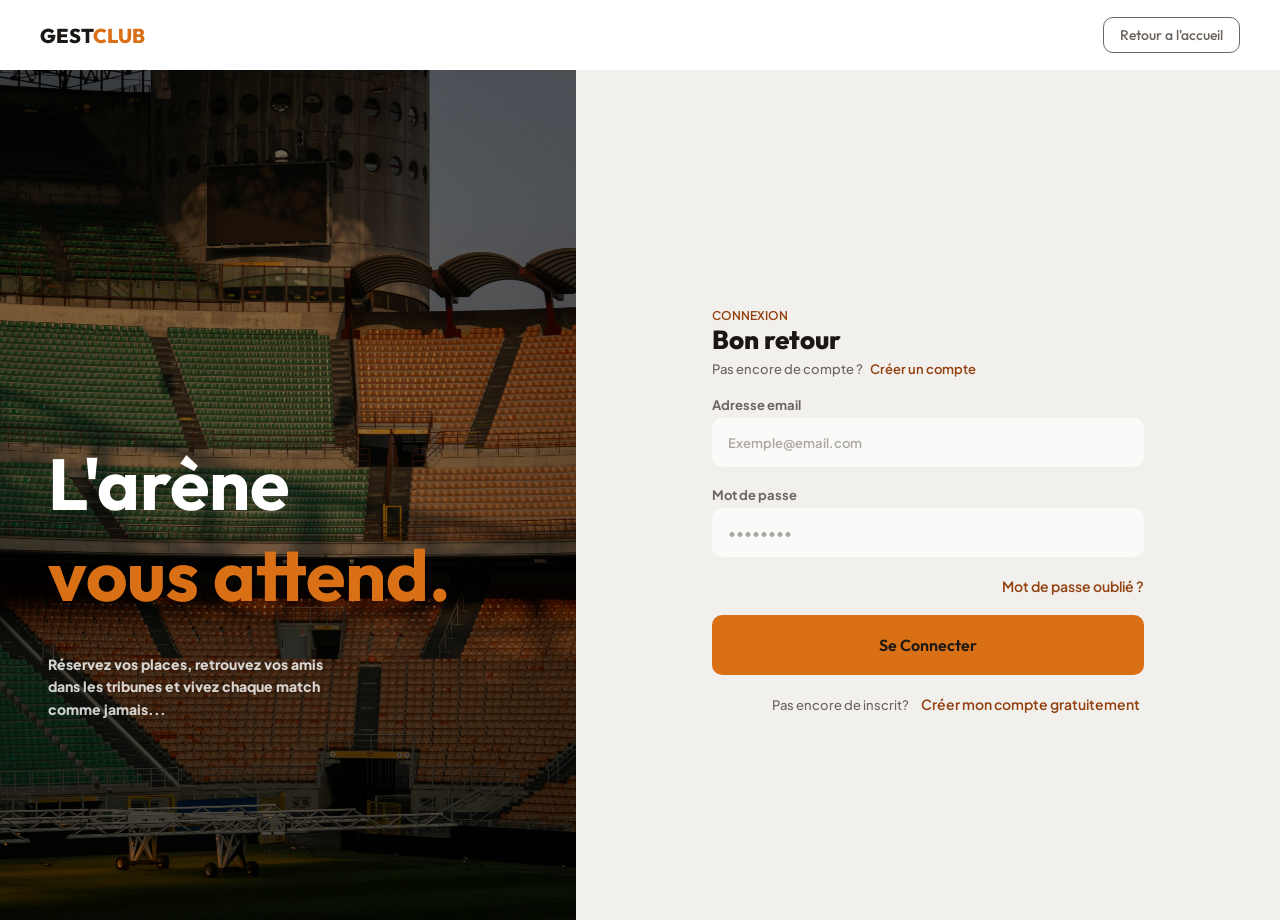
<file: connexion.html>
<!DOCTYPE html>
<html lang="fr">
<head>
    <meta charset="UTF-8">
    <meta name="viewport" content="width=device-width, initial-scale=1.0">
    <title>Connexion</title>
    <link rel="stylesheet" href="styles/variables.css">
    <link rel="stylesheet" href="styles/base.css">
    <link rel="stylesheet" href="styles/components.css">
    <link rel="stylesheet" href="styles/pages/auth.css">
    <link rel="preconnect" href="https://fonts.googleapis.com">
    <link href="https://fonts.googleapis.com/css2?family=Outfit:wght@400;500;600;700;800&family=Plus+Jakarta+Sans:wght@400;500;600;700&display=swap" rel="stylesheet">
    <link href='https://unpkg.com/boxicons@2.1.4/css/boxicons.min.css' rel='stylesheet'>
    <script src="js/pages/connexion.js"defer></script>
</head>
<body>
    <header>
        <div class="navbar">
            <span class="navbar__brand">GEST<span>CLUB</span></span>
            <a href="index.html" class="btn--ghost">Retour a l'accueil</a>
        </div>
    </header>
    <main>
        <div class="hero">
            <img class="hero__image" src="assets/images/gabriele-fenili-7MF6_YwHJA8-unsplash.jpg" alt="">
            <h1 class="hero__title">L'arène<br><span class="hero__title--accent">vous attend.</span></h1>
            <p class="hero__subtitle">Réservez vos places, retrouvez vos amis dans les tribunes et vivez chaque match comme jamais...</p>
        </div>
        <div class="form__group">
            <div class="form__header">
                <p class="form__eyebrow">Connexion</p>
                <h2 class="form__title">Bon retour</h2>
                <p class="form__subtitle">Pas encore de compte ? <a href="inscription.html">Créer un compte</a></p>
            </div>
            <form action="" method="POST" id="connexion-form">
                <div class="form-group">
                    <label class="form__label" for="mail">Adresse email</label>
                    <input class="form__input" type="email" id="email" name="email" required placeholder="Exemple@email.com" >
                </div>
                <div class="form-group">
                    <label class="form__label" for="pwd">Mot de passe</label>
                    <input class="form__input" type="password" id="pwd" name="pwd" required placeholder="••••••••">
                </div>
                <div class="form__footer">
                    <a href="#">Mot de passe oublié ?</a>
                    <button class="btn--primary" type="submit" >Se Connecter</button>
                    <p>Pas encore de inscrit? <a href="inscription.html">Créer mon compte gratuitement</a></p>
                </div>
            </form>
        </div>
    </main>

</body>
</html>
</file>
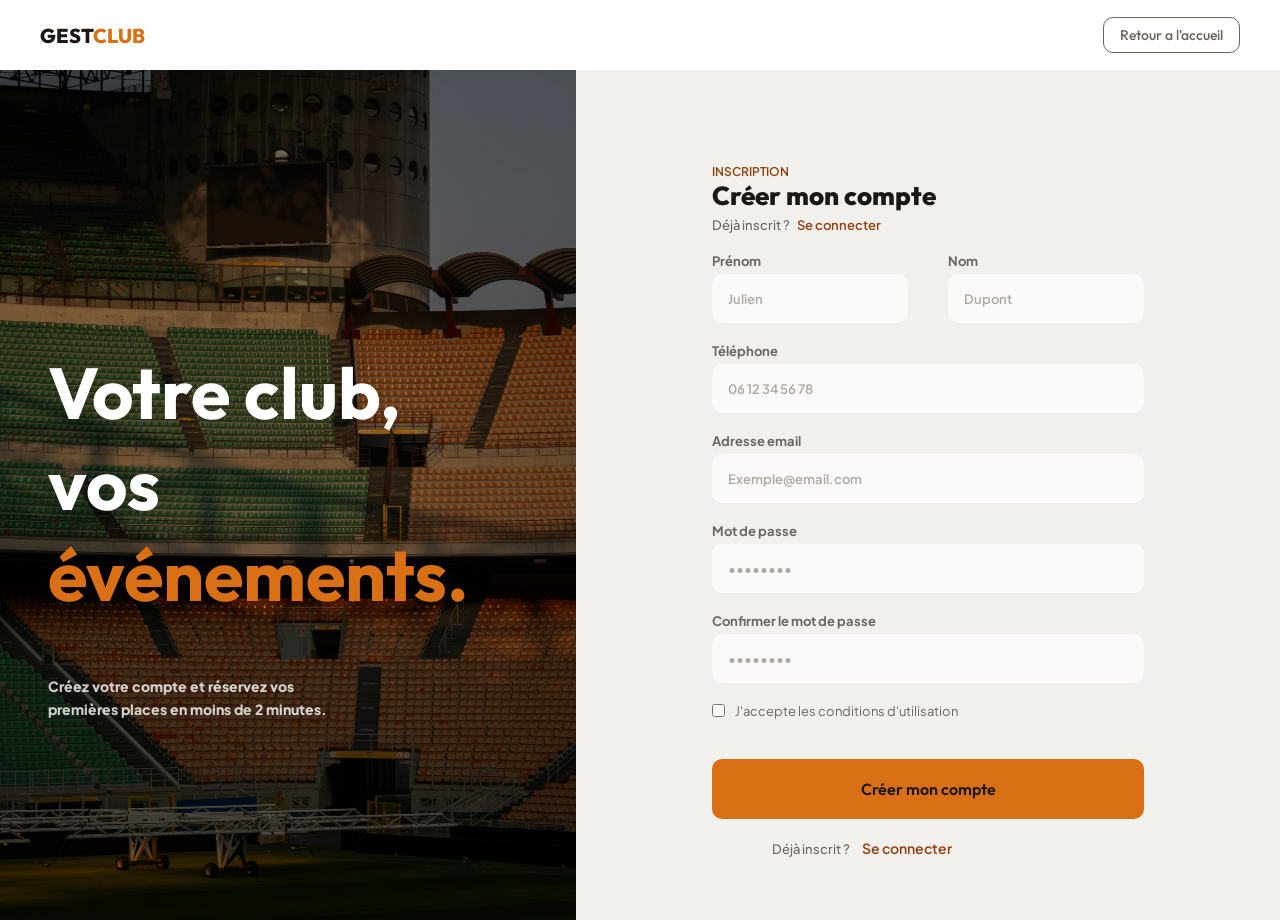
<file: inscription.html>
<!DOCTYPE html>
<html lang="fr">
<head>
    <meta charset="UTF-8">
    <meta name="viewport" content="width=device-width, initial-scale=1.0">
    <title>Inscription</title>
    <link rel="stylesheet" href="styles/variables.css">
    <link rel="stylesheet" href="styles/base.css">
    <link rel="stylesheet" href="styles/components.css">
    <link rel="stylesheet" href="styles/pages/auth.css">
    <link rel="preconnect" href="https://fonts.googleapis.com">
    <link href="https://fonts.googleapis.com/css2?family=Outfit:wght@400;500;600;700;800&family=Plus+Jakarta+Sans:wght@400;500;600;700&display=swap" rel="stylesheet">
    <link href='https://unpkg.com/boxicons@2.1.4/css/boxicons.min.css' rel='stylesheet'>
    <script src="js/pages/inscription.js" defer></script>
</head>
<body>
    <header>
        <div class="navbar">
            <span class="navbar__brand">GEST<span>CLUB</span></span>
            <a href="index.html" class="btn--ghost">Retour a l'accueil</a>
        </div>
    </header>
    <main>
        <div class="hero">
            <img class="hero__image" src="assets/images/gabriele-fenili-7MF6_YwHJA8-unsplash.jpg" alt="">
            <h1 class="hero__title">Votre club,<br>vos <span class="hero__title--accent">événements.</span></h1>
            <p class="hero__subtitle">Créez votre compte et réservez vos premières places en moins de 2 minutes.</p>
        </div>
        <div class="form__group">
            <div class="form__header">
                <p class="form__eyebrow">Inscription</p>
                <h2 class="form__title">Créer mon compte</h2>
                <p class="form__subtitle">Déjà inscrit ? <a href="connexion.html">Se connecter</a></p>
            </div>
            <form action="" method="POST" id="inscription-form">
                <div class="form__row">

                    <div class="form-group">
                        <label class="form__label" for="firstname">Prénom</label>
                        <input class="form__input" type="text" id="firstname" name="firstname" required placeholder="Julien">
                    </div>
                    
                    <div class="form-group">
                        <label class="form__label" for="lastname">Nom</label>
                        <input class="form__input" type="text" id="lastname" name="lastname" required placeholder="Dupont">
                    </div>

                    
                </div>

                <div class="form-group">
                    <label class="form__label" for="phone">Téléphone</label>
                    <input class="form__input" type="tel" id="phone" name="phone" required placeholder="06 12 34 56 78">
                </div>

                <div class="form-group">
                    <label class="form__label" for="email">Adresse email</label>
                    <input class="form__input" type="email" id="email" name="email" required placeholder="Exemple@email.com">
                </div>

                <div class="form-group">
                    <label class="form__label" for="pwd">Mot de passe</label>
                    <input class="form__input" type="password" id="pwd" name="pwd" required placeholder="••••••••">
                </div>

                <div class="form-group">
                    <label class="form__label" for="pwdConfirm">Confirmer le mot de passe</label>
                    <input class="form__input" type="password" id="pwdConfirm" name="pwdConfirm" required placeholder="••••••••">
                </div>

                <div class="form-group">
                    <label class="form__check">
                        <input type="checkbox" id="check" required>
                        J'accepte les conditions d'utilisation
                    </label>
                </div>

                <div class="form__footer">
                    <button class="btn--primary" type="submit">Créer mon compte</button>
                    <p>Déjà inscrit ? <a href="connexion.html">Se connecter</a></p>
                </div>

            </form>
        </div>
    </main>
</body>
</html>
</file>
<file: styles/variables.css>
:root {
    
     /* ============================================================
       Variables typography
       ============================================================ */

    --font-title: 'Outfit', sans-serif;
    --font-body: 'Plus Jakarta Sans', sans-serif;


    /* ============================================================
       Variables colors
       ============================================================ */
    
    --bg-primary: #F2F0ED;
    --text-elevated: #ffffff;
    --accent-hover: #E8842A;
    --accent: #D97016;
    --border: rgba(0, 0, 0, 0.06);
    --bg-cards: #FAFAF8;
    --text-primary: #1A1714;
    --text-secondary: #6B6560;
    --color-section-title: #92400E;
    --text-placeholder: #ADA8A2;
    --badge-success-bg: rgba(22, 163, 74, 0.08);
    --badge-error-bg: rgba(220, 38, 38, 0.08);
    --badge-error-color: #BD2222;
    --badge-success-color: #10755C;
    --btn-dark-hover: #2D2A27;
    --btn-success-border: rgba(16, 117, 92, 0.5);
    --btn-disabled-bg: rgba(107, 101, 96, 0.07);
    --btn-disabled-border: rgba(107, 101, 96, 0.50);
    --btn-danger-border: rgba(189, 34, 34, 0.50);
    --badge-upcoming-bg: rgba(217, 112, 22, 0.14);
    --badge-upcoming-border: rgba(146, 64, 14, 0.50);
    --badge-finished-bg: rgba(173, 168, 162, 0.20);
    --badge-finished-border: rgba(173, 168, 162, 0.20);

   /* ============================================================
       Variables radius
       ============================================================ */
    --radius-xs: 6px;
    --radius-sm: 10px;
    --radius-md: 16px;
    --radius-lg: 20px;

}
</file>
<file: styles/base.css>
/* ============================================================
   Reset
   ============================================================ */

   *, *::before, *::after {
    box-sizing: border-box;
    margin: 0;
    padding: 0;
}

/* ============================================================
   Base
   ============================================================ */

html {
    font-size: 16px;
}

body {
    font-family: var(--font-body);
    background-color: var(--bg-primary);
    color: var(--text-primary);
}

a {
    text-decoration: none;
    color: inherit;
}

img {
    max-width: 100%;
    display: block;
}

ul, ol {
    list-style: none;
}
</file>
<file: styles/components.css>
body {
    background-color: var(--bg-primary);
}

/* ============================================================
   NAVBAR NON CONNECTE
   ============================================================ */

/* ============================================================
   NAVBAR
   ============================================================ */
header {
    background-color: var(--text-elevated);
}
.navbar {
    display: flex;
    justify-content: space-between;
    align-items: center;
    background-color: var(--text-elevated);
    margin-left: 40px;
    margin-right: 40px;
    min-height: 70px;
}
.navbar__user {
    display: flex;
    gap: 20px;
    justify-content: center;
    align-items: center;
}
.navbar__username {
    white-space: nowrap;
}

.navbar__top {
    display: flex;
    justify-content: space-between;
    align-items: center;
    height: 60px;
    width: 100%;
}

.navbar__right {
    display: flex;
    gap: 25px;
}

.navbar__links {
    display: flex;
    gap: 60px;
    list-style: none;
}

.navbar__links a {
    text-decoration: none;
    color: var(--text-secondary);
    font-size: 20px;
    font-family: var(--font-body);
    transition: color 0.2s ease;
}

.navbar__links a:hover {
    color: var(--accent);
}
.navbar__logout-btn {
    border: none;
    background-color: transparent;
    color: var(--badge-error-color);
    font-size: 20px;
    font-weight: bold;
    font-family: var(--font-body);
    white-space: nowrap;
    cursor: pointer;
}

.navbar__brand {
    color: var(--text-primary);
    font-family: var(--font-title);
    font-size: 20px;
    font-weight: 800;
}

.navbar__brand span {
    color: var(--accent);
}

.navbar .navbar__cta {
    padding: 10px 20px;
}

.bx-menu,
.bx-x {
    padding: 5px;
    color: var(--color-section-title);
    border: 1px solid var(--text-placeholder);
    border-radius: var(--radius-sm);
}

#burger-button-display {
    display: none;
    background: none;
    border: none;
    font-size: 2.2rem;
    cursor: pointer;
}

.navbar__username {
    font-family: var(--font-title);
    font-weight: 700;
    font-size: 18px;
    color: var(--text-primary);
}

.navbar__avatar {
    font-family: var(--font-title);
    font-weight: 700;
    font-size: 20px;
    border: 1px solid var(--color-section-title);
    border-radius: 50%;
    padding: 8px;
    color: var(--color-section-title);
    background-color: var(--badge-upcoming-bg);
}

/* ============================================================
   HERO MOBILE
   ============================================================ */

.navbar .btn--ghost {
    padding: 8px 16px;
}
.hero {
    position: relative;
    width: 100%;
}
.hero::after {
    content: '';
    position: absolute;
    inset: 0;
    background: rgba(0, 0, 0, 0.40); 
}
.hero__image {
    width: 100%;
    height: auto;
    display: block;
    object-fit: cover;
}
.hero__title {
    position: absolute;
    top: 100px;
    left: 20px;
    color: white;
    font-family: var(--font-title);
    font-size: 32px;
    z-index: 1;
}
.hero__title--prenom {
    text-transform: capitalize;
}
.hero__subtitle {
    display: none;
} 
.hero__title--accent {
    color: var(--accent);
}

/* ============================================================
   SECTION HEADER 
   ============================================================ */

.section__header {
    margin-left: 20px;
    margin-right: 20px;
}
.section__eyebrow {
    font-family: var(--font-body);
    font-size: 12px;
    font-weight: 600;
    color:var(--color-section-title);
    margin-top: 30px;
    text-transform: uppercase;
}
.section__title {
    font-family: var(--font-title);
    font-size: 26px;
    font-weight: 800;
    color:var(--text-primary);
}
.section__subtitle {
    font-family: var(--font-body);
    font-size: 13px;
    font-weight: 500;
    color:var(--text-secondary);
    margin-top: 5px;
}

/* ============================================================
   FORM HEADER 
   ============================================================ */

.form__eyebrow {
    font-family: var(--font-body);
    font-size: 12px;
    font-weight: 600;
    color:var(--color-section-title);
    margin-top: 30px;
    text-transform: uppercase;
}
.form__title {
    font-family: var(--font-title);
    font-size: 26px;
    font-weight: 800;
    color:var(--text-primary);
}
.form__subtitle {
    font-family: var(--font-body);
    font-size: 13px;
    font-weight: 500;
    color:var(--text-secondary);
    margin-top: 5px;
}
.form__subtitle a {
    font-family: var(--font-body);
    font-size: 13px;
    font-weight: 600;
    color:var(--color-section-title);
    margin-top: 5px;
    margin-left: 5px;
}

/* ============================================================
   BUTTONS
   ============================================================ */

.btn--primary {
    background-color: var(--accent);
    color:var(--text-primary);
    font-family:var(--font-title);
    font-weight: 600;
    font-size: 16px;
    border: none;
    border-radius: var(--radius-sm);
    padding: 10px 60px;
    transition: all 0.2s ease;
}

.btn--primary:hover {
    background-color:var(--accent-hover);
    box-shadow: 0 4px 12px rgba(217, 112, 22, 0.35);

}

.btn--dark {
    background-color: var(--text-primary);
    color:var(--text-elevated);
    font-family:var(--font-title);
    font-weight: 500;
    font-size: 16px;
    border: none;
    border-radius: var(--radius-sm);
    padding: 10px 60px;
    transition: all 0.2s ease;
}

.btn--dark:hover {
    background-color:var(--btn-dark-hover);
    box-shadow: 0 4px 12px rgba(26, 23, 20, 0.35);

}

.btn--success {
    background-color: var(--badge-success-bg);
    color:var(--badge-success-color);
    font-family:var(--font-title);
    font-weight: 500;
    font-size: 14px;
    border: 1px solid var(--btn-success-border);
    border-radius: var(--radius-sm);
    padding: 10px 60px;
    transition: all 0.2s ease;
}

.btn--success:hover {
    background-color: rgba(16, 117, 92, 0.15);
    box-shadow: 0 4px 12px rgba(16, 117, 92, 0.25);
}

.btn--ghost {
    background-color: var(--text-elevated);
    color:var(--text-secondary);
    font-family:var(--font-title);
    font-weight: 500;
    font-size: 14px;
    border: 1px solid var(--text-secondary);
    border-radius: var(--radius-sm);
    padding: 10px 40px;
    transition: all 0.2s ease;
}

.btn--ghost:hover {
    background-color: rgba(107, 101, 96, 0.06);
    box-shadow: 0 4px 12px rgba(107, 101, 96, 0.15);
}

.btn--disabled {
    background-color: var(--btn-disabled-bg);
    color:var(--text-secondary);
    font-family:var(--font-title);
    font-weight: 500;
    font-size: 16px;
    border: 1px solid var(--btn-disabled-border);
    border-radius: var(--radius-sm);
    padding: 10px 80px;
    cursor: not-allowed;
}

.btn--danger {
    background-color: var(--badge-error-bg);
    color:var(--badge-error-color);
    font-family:var(--font-title);
    font-weight: 500;
    font-size: 18px;
    border: 1px solid var(--btn-danger-border);
    border-radius: var(--radius-sm);
    padding: 7px 20px;
    transition: all 0.2s ease;
}

.btn--danger:hover:not(:disabled) {
    background-color: rgba(220, 38, 38, 0.15);
    box-shadow: 0 4px 12px rgba(220, 38, 38, 0.25);
}
.btn--full {
    width: 100%;
}


/* ============================================================
   BADGES
   ============================================================ */
   
.bxs-circle,
.bxs-check-circle {
    font-size: 10px;
    margin-right: 5px;
 }

.badge--active {
    background-color: var(--badge-success-bg);
    color:var(--badge-success-color);
    font-family:var(--font-body);
    font-weight: 600;
    font-size: 11px;
    border: 1px solid var(--btn-success-border);
    border-radius: var(--radius-lg);
    padding: 4px 12px;
 }

 .badge--upcoming,
 .badge--error {
    background-color: var(--badge-upcoming-bg);
    color:var(--color-section-title);
    font-family:var(--font-body);
    font-weight: 600;
    font-size: 11px;
    border: 1px solid var(--badge-upcoming-border);
    border-radius: var(--radius-lg);
    padding: 4px 12px;
    gap: 10px;
 }

 .badge--finished {
    background-color: var(--badge-finished-bg);
    color:var(--text-placeholder);
    font-family:var(--font-body);
    font-weight: 600;
    font-size: 11px;
    border: 1px solid var(--badge-finished-border);
    border-radius: var(--radius-lg);
    padding: 4px 12px;
 }

 .badge--full {
    background-color: var(--badge-error-bg);
    color:var(--badge-error-color);
    font-family:var(--font-body);
    font-weight: 600;
    font-size: 11px;
    border: 1px solid var(--btn-danger-border);
    border-radius: var(--radius-lg);
    padding: 4px 12px;
 }

 .badge--seat {
    background-color: var(--badge-upcoming-bg);
    color:var(--color-section-title);
    font-family:var(--font-body);
    font-weight: 600;
    font-size: 11px;
    border: 1px solid var(--badge-upcoming-border);
    border-radius:var(--radius-xs);
    padding: 4px 10px;
 }

 .badge--success {
    background-color: var(--badge-success-bg);
    color:var(--badge-success-color);
    font-family:var(--font-body);
    font-weight: 600;
    font-size: 11px;
    border: 1px solid var(--btn-success-border);
    border-radius: var(--radius-lg);
    padding: 4px 12px;
 }


 /* ============================================================
   ALERTS
   ============================================================ */

.alert {
    display: flex;
    align-items: flex-start;
    gap: 10px;
    padding: 12px 16px;
    margin: 10px;
    border-radius: var(--radius-sm);
    font-family: var(--font-title);
    font-size: 13px;
}

.alert--info {
    background-color: var(--badge-upcoming-bg);
    color: var(--color-section-title);
    border: 1px solid var(--badge-upcoming-border);
}

.alert i {
    font-size: 16px;
    margin-top: 2px;
    flex-shrink: 0;
}

.alert--success {
    background-color: var(--badge-success-bg);
    color: var(--badge-success-color);
    border: 1px solid var(--btn-success-border);
   
}

.alert--error {
    background-color: var(--badge-error-bg);
    color: var(--badge-error-color);
    border: 1px solid var(--btn-danger-border);
    
}

 /* ============================================================
   FORMULAIRE
   ============================================================ */


.form__label {
    display: block;
    margin-bottom: 5px;
    font-family:var(--font-body);
    font-weight: 700;
    font-size: 13px;
    color:var(--text-secondary)

}
.form__input {
    background-color:var(--bg-cards);
    width: 100%;
    padding: 15px;
    border: none;
    border-radius:var(--radius-sm);
    font-family:var(--font-body);
    
}

.form__input::placeholder {
    color: var(--text-placeholder);
    font-family:var(--font-body);
    font-size: 13px;
    font-weight: 600;
}

/* ============================================================
   CARDS
   ============================================================ */

.card {
    background-color: var(--bg-cards);
    width: auto;
    max-width: 384px;
    height: auto;
    border-radius:var(--radius-md);
    padding: 20px 30px;
    border: 1px solid var(--border);
    transition: all 0.2s ease;
}

.card:hover {
    border-color: rgba(217, 112, 22, 0.35);
    box-shadow: 0 8px 32px rgba(0, 0, 0, 0.07), 0 2px 6px rgba(0, 0, 0, 0.04);

}

.card__stats {
    display: flex; 
    gap: 80px;
    margin-bottom: 30px;
    margin-top: 30px;
}

.card__stat {
    text-align: center;
}

.card__title {
    font-family:var(--font-title);
    color: var(--text-primary);
    font-size: 18px;
    font-weight: 700;
    margin-bottom: 0;
}

.card__date {
    font-family: var(--font-body);
    color: var(--text-secondary);
    font-size: 13px;
    font-weight: 300;
    margin-top: 5px;
}

.card__stat-label {
    font-family: var(--font-body);
    color: var(--text-secondary);
    font-size: 11px;
    font-weight: 500;
    margin-bottom: 0;
}

.card__stat-value {
    font-family: var(--font-body);
    color: var(--accent);
    font-size: 15px;
    font-weight: 800;
    margin-top: 0;
}

.card .btn--primary {
    width: 100%;
}
.card a.btn--primary {
    display: block;
    width: 100%;
    text-align: center;
}
.card .btn--disabled,
.card .btn--full {
    width: 100%;
}

.card__stat-value--dark {
    color: var(--text-primary);
}

.card__actions {
    display: flex;
    gap: 40px;
}

.card__stats--reservation {
    display: flex; 
    gap: 30px;
    margin-bottom: 30px;
    margin-top: 30px;
}

.btn--full {
    padding: 7px 40px;
}

/* ============================================================
   FOOTER
   ============================================================ */

.footer__brand {
    color: var(--text-primary);
    font-family:var(--font-title);
    font-size: 22px;
    font-weight: 800;
}

.footer__brand span {
    color:var(--accent);
    
}

.footer__copy {
    color: var(--text-primary);
    font-family:var(--font-title);
    font-size: 16px;
    font-weight: 600;
}
</file>
<file: styles/pages/auth.css>
.form__group {
    margin-left: 20px;
    margin-right: 20px;
}
.form-group {
    margin-top: 20px;
}

.form__footer {
    display: flex;
    flex-direction: column;
    margin-top: 20px;
}
.form__footer > a:first-child {
    text-align: right;
}
.form__footer a {
    font-family: var(--font-body);
    font-size: 14px;
    font-weight: 600;
    color:var(--color-section-title);
    margin-left: 10px;
}
.form__footer p {
    font-family: var(--font-body);
    font-size: 13px;
    font-weight: 500;
    color:var(--text-secondary);
    
}
.form__footer button {
    margin-top: 20px;
    margin-bottom: 20px;
    padding: 20px;
}
.form__row {
    display: flex;
    justify-content:space-between;
    gap: 40px;
}
.form__row .form-group {
    flex: 1;
}
.form__input {
    border: 1px solid transparent
}
.form__input:focus {
    outline: none;
    border-color:var(--accent);
}
.form__check {
    display: flex;
    align-items: center;
    font-family: var(--font-body);
    font-size: 13px;
    font-weight: 400;
    color:var(--text-secondary);
}
.form__check input {
    margin-right: 10px;
}
.form__footer p {
    margin-left: 60px;
}
.error-message {
    color: var(--badge-error-color);
}
.form-group.error input {
    border-color: var(--badge-error-color);
}

ul {
    margin-top: 8px;
}
#inscription-form .form-group li.success {
    color:var(--badge-success-color);
}
#inscription-form .form-group.error li.error {
    color: red;
}
li {
    font-family: var(--font-body);
    color: var(--text-primary);
}


@media (min-width: 991px) {
        main {
            display: flex;
            flex-direction: row;
            min-height: calc(100vh - 50px);
            }
        .hero {
            flex: 0 0 45%;
            position: relative;
            overflow: hidden;
            width: auto;                    
            align-self: stretch;
        }
        .hero__image {
            position: absolute;
            width: 100%;
            height: 100%;
            object-fit: cover;
            object-position: center;
            display: block;
        }

        .hero::after {
            content: '';
            position: absolute;
            inset: 0;
            background: rgba(0, 0, 0, 0.40);
        }
        
        .hero__title {
            top: auto;
            position: absolute;
            bottom: 300px;
            left: 48px;
            z-index: 1;
            font-size: 72px;
        }
        .hero__subtitle {
            display: block;
            position: absolute;
            bottom: 200px;
            left: 48px;
            z-index: 1;
            color: white;
            font-size: 14px;
            max-width: 300px;
            line-height: 1.6;
            opacity: 0.80;
            font-weight: 800;
        }
        
        .form__group {
            flex: 1;
            display: flex;
            flex-direction: column;
            justify-content: center;
            padding: 48px 64px;
            max-width: 560px;
            margin: 0 auto;
            color: var(--text-elevated);
            font-family: var(--font-body);
        }

        .form__hint {
            color: var(--text-secondary);
            font-size: 0.875rem;
        }

        .form__hint ul {
            list-style: none;
            margin-top: 4px;
        }
            
}
</file>
